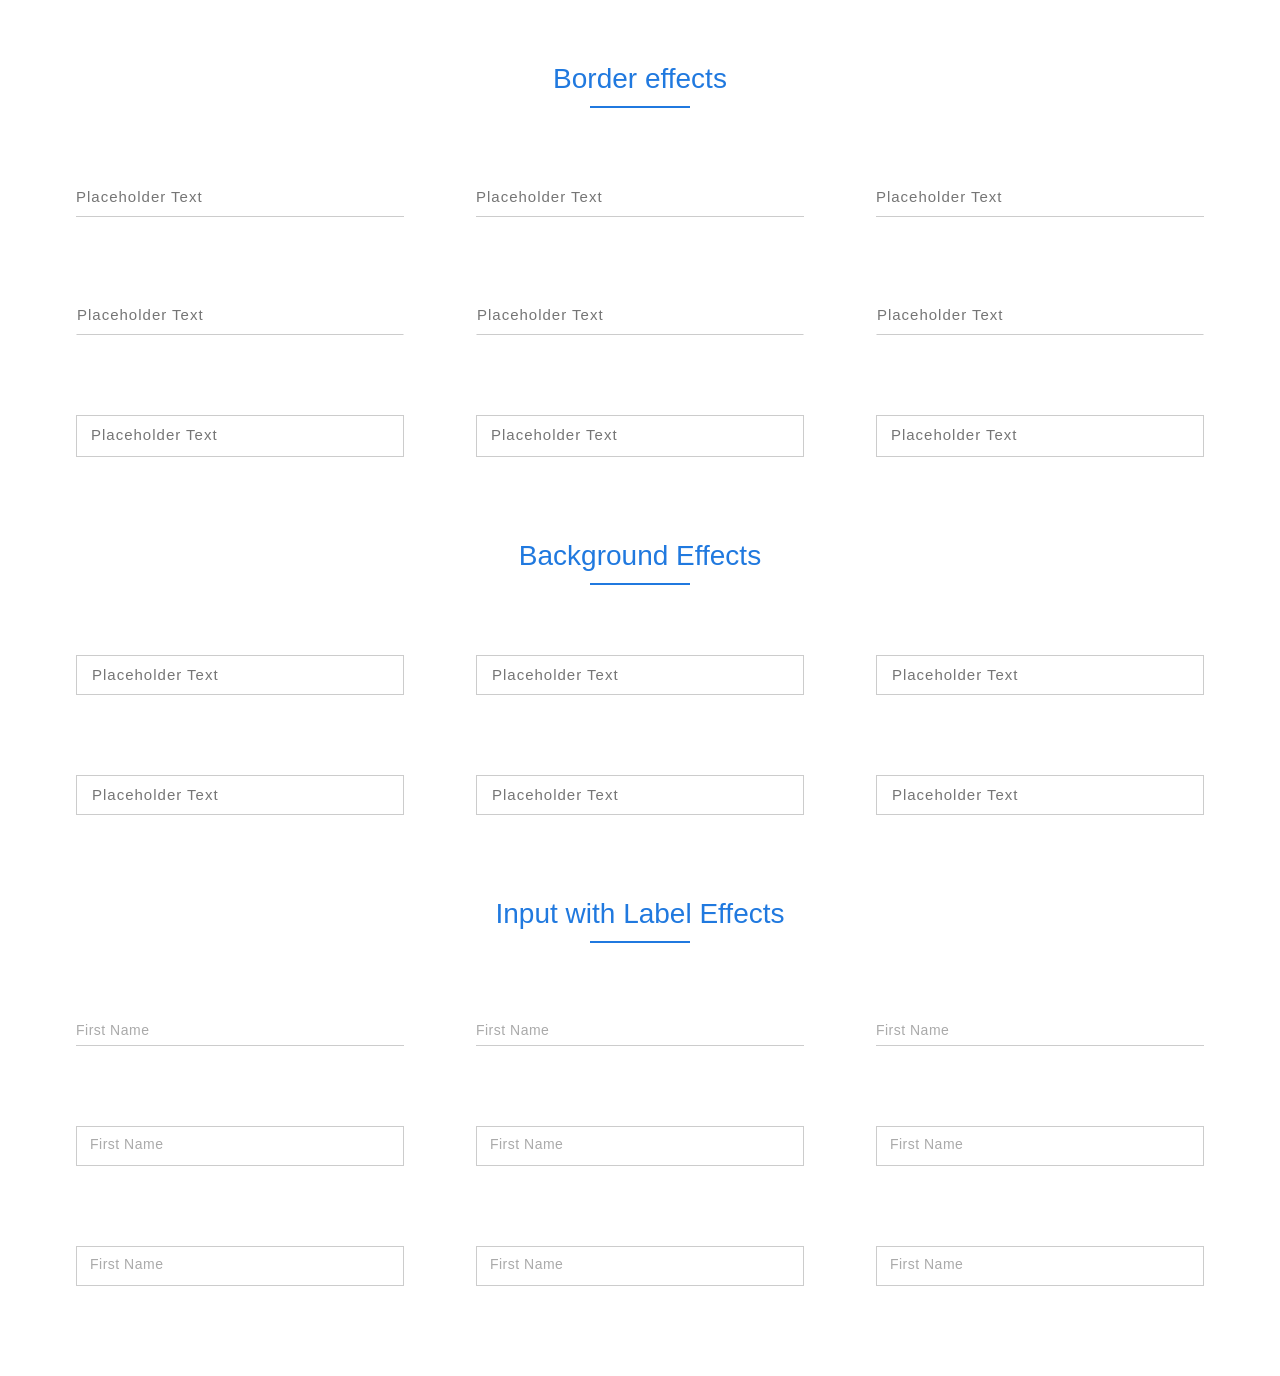
<file: test.htm>
<html>

<head>
    <title>temporary</title>
    <link rel="stylesheet" href="test.css">
</head>

<body>
    <div class="row">
        <div class="container">
            <h2>Border effects</h2>
            <div class="col-3">
                <input class="effect-1" type="text" placeholder="Placeholder Text">
                <span class="focus-border"></span>
            </div>
            <div class="col-3">
                <input class="effect-2" type="text" placeholder="Placeholder Text">
                <span class="focus-border"></span>
            </div>
            <div class="col-3">
                <input class="effect-3" type="text" placeholder="Placeholder Text">
                <span class="focus-border"></span>
            </div>

            <div class="col-3">
                <input class="effect-4" type="text" placeholder="Placeholder Text">
                <span class="focus-border"></span>
            </div>
            <div class="col-3">
                <input class="effect-5" type="text" placeholder="Placeholder Text">
                <span class="focus-border"></span>
            </div>
            <div class="col-3">
                <input class="effect-6" type="text" placeholder="Placeholder Text">
                <span class="focus-border"></span>
            </div>

            <div class="col-3">
                <input class="effect-7" type="text" placeholder="Placeholder Text">
                <span class="focus-border">
                    <i></i>
                </span>
            </div>
            <div class="col-3">
                <input class="effect-8" type="text" placeholder="Placeholder Text">
                <span class="focus-border">
                    <i></i>
                </span>
            </div>
            <div class="col-3">
                <input class="effect-9" type="text" placeholder="Placeholder Text">
                <span class="focus-border">
                    <i></i>
                </span>
            </div>

            <h2>Background Effects</h2>
            <div class="col-3">
                <input class="effect-10" type="text" placeholder="Placeholder Text">
                <span class="focus-bg"></span>
            </div>
            <div class="col-3">
                <input class="effect-11" type="text" placeholder="Placeholder Text">
                <span class="focus-bg"></span>
            </div>
            <div class="col-3">
                <input class="effect-12" type="text" placeholder="Placeholder Text">
                <span class="focus-bg"></span>
            </div>
            <div class="col-3">
                <input class="effect-13" type="text" placeholder="Placeholder Text">
                <span class="focus-bg"></span>
            </div>
            <div class="col-3">
                <input class="effect-14" type="text" placeholder="Placeholder Text">
                <span class="focus-bg"></span>
            </div>
            <div class="col-3">
                <input class="effect-15" type="text" placeholder="Placeholder Text">
                <span class="focus-bg"></span>
            </div>

            <h2>Input with Label Effects</h2>
            <div class="col-3 input-effect">
                <input class="effect-16" type="text" placeholder="">
                <label>First Name</label>
                <span class="focus-border"></span>
            </div>
            <div class="col-3 input-effect">
                <input class="effect-17" type="text" placeholder="">
                <label>First Name</label>
                <span class="focus-border"></span>
            </div>
            <div class="col-3 input-effect">
                <input class="effect-18" type="text" placeholder="">
                <label>First Name</label>
                <span class="focus-border"></span>
            </div>

            <div class="col-3 input-effect">
                <input class="effect-19" type="text" placeholder="">
                <label>First Name</label>
                <span class="focus-border">
                    <i></i>
                </span>
            </div>
            <div class="col-3 input-effect">
                <input class="effect-20" type="text" placeholder="">
                <label>First Name</label>
                <span class="focus-border">
                    <i></i>
                </span>
            </div>
            <div class="col-3 input-effect">
                <input class="effect-21" type="text" placeholder="">
                <label>First Name</label>
                <span class="focus-border">
                    <i></i>
                </span>
            </div>

            <div class="col-3 input-effect">
                <input class="effect-22" type="text" placeholder="">
                <label>First Name</label>
                <span class="focus-bg"></span>
            </div>
            <div class="col-3 input-effect">
                <input class="effect-23" type="text" placeholder="">
                <label>First Name</label>
                <span class="focus-bg"></span>
            </div>
            <div class="col-3 input-effect">
                <input class="effect-24" type="text" placeholder="">
                <label>First Name</label>
                <span class="focus-bg"></span>
            </div>
        </div>
    </div>
</body>

</html>
</file>
<file: test.css>
/*= Reset CSS 
============= */
html,
body {
  border: 0;
  margin: 0;
  padding: 0;
}
body {
  font: 14px "Lato", Arial, sans-serif;
  min-width: 100%;
  min-height: 100%;
  color: #666;
}
.container {
  margin: 0 auto;
  max-width: 1200px;
}
* {
  margin: 0;
  padding: 0;
  box-sizing: border-box;
}
.row {
  float: left;
  width: 100%;
  padding: 20px 0 50px;
}
h2 {
  text-align: center;
  color: #2079df;
  font-size: 28px;
  float: left;
  width: 100%;
  margin: 30px 0;
  position: relative;
  line-height: 58px;
  font-weight: 400;
}
h2:before {
  content: "";
  position: absolute;
  left: 50%;
  bottom: 0;
  width: 100px;
  height: 2px;
  background-color: #2079df;
  margin-left: -50px;
}
/*= Reset CSS End
================= */

/*= input focus effects css
=========================== */
:focus {
  outline: none;
}

.col-3 {
  float: left;
  width: 27.33%;
  margin: 40px 3%;
  position: relative;
} /* necessary to give position: relative to parent. */
input[type="text"] {
  font: 15px/24px "Lato", Arial, sans-serif;
  color: #333;
  width: 100%;
  box-sizing: border-box;
  letter-spacing: 1px;
}

.effect-1,
.effect-2,
.effect-3 {
  border: 0;
  padding: 7px 0;
  border-bottom: 1px solid #ccc;
}

.effect-1 ~ .focus-border {
  position: absolute;
  bottom: 0;
  left: 0;
  width: 0;
  height: 2px;
  background-color: #3399ff;
  transition: 0.4s;
}
.effect-1:focus ~ .focus-border {
  width: 100%;
  transition: 0.4s;
}

.effect-2 ~ .focus-border {
  position: absolute;
  bottom: 0;
  left: 50%;
  width: 0;
  height: 2px;
  background-color: #3399ff;
  transition: 0.4s;
}
.effect-2:focus ~ .focus-border {
  width: 100%;
  transition: 0.4s;
  left: 0;
}

.effect-3 ~ .focus-border {
  position: absolute;
  bottom: 0;
  left: 0;
  width: 100%;
  height: 2px;
  z-index: 99;
}
.effect-3 ~ .focus-border:before,
.effect-3 ~ .focus-border:after {
  content: "";
  position: absolute;
  bottom: 0;
  left: 0;
  width: 0;
  height: 100%;
  background-color: #3399ff;
  transition: 0.4s;
}
.effect-3 ~ .focus-border:after {
  left: auto;
  right: 0;
}
.effect-3:focus ~ .focus-border:before,
.effect-3:focus ~ .focus-border:after {
  width: 50%;
  transition: 0.4s;
}

.effect-4,
.effect-5,
.effect-6 {
  border: 0;
  padding: 5px 0 7px;
  border: 1px solid transparent;
  border-bottom-color: #ccc;
  transition: 0.4s;
}

.effect-4:focus,
.effect-5:focus,
.effect-6:focus {
  padding: 5px 14px 7px;
  transition: 0.4s;
}

.effect-4 ~ .focus-border {
  position: absolute;
  height: 0;
  bottom: 0;
  left: 0;
  width: 100%;
  transition: 0.4s;
  z-index: -1;
}
.effect-4:focus ~ .focus-border {
  transition: 0.4s;
  height: 36px;
  border: 2px solid #3399ff;
  z-index: 1;
}

.effect-5 ~ .focus-border {
  position: absolute;
  height: 36px;
  bottom: 0;
  left: 0;
  width: 0;
  transition: 0.4s;
}
.effect-5:focus ~ .focus-border {
  width: 100%;
  transition: 0.4s;
  border: 2px solid #3399ff;
}

.effect-6 ~ .focus-border {
  position: absolute;
  height: 36px;
  bottom: 0;
  right: 0;
  width: 0;
  transition: 0.4s;
}
.effect-6:focus ~ .focus-border {
  width: 100%;
  transition: 0.4s;
  border: 2px solid #3399ff;
}

.effect-7,
.effect-8,
.effect-9 {
  border: 1px solid #ccc;
  padding: 7px 14px 9px;
  transition: 0.4s;
}

.effect-7 ~ .focus-border:before,
.effect-7 ~ .focus-border:after {
  content: "";
  position: absolute;
  top: 0;
  left: 50%;
  width: 0;
  height: 2px;
  background-color: #3399ff;
  transition: 0.4s;
}
.effect-7 ~ .focus-border:after {
  top: auto;
  bottom: 0;
}
.effect-7 ~ .focus-border i:before,
.effect-7 ~ .focus-border i:after {
  content: "";
  position: absolute;
  top: 50%;
  left: 0;
  width: 2px;
  height: 0;
  background-color: #3399ff;
  transition: 0.6s;
}
.effect-7 ~ .focus-border i:after {
  left: auto;
  right: 0;
}
.effect-7:focus ~ .focus-border:before,
.effect-7:focus ~ .focus-border:after {
  left: 0;
  width: 100%;
  transition: 0.4s;
}
.effect-7:focus ~ .focus-border i:before,
.effect-7:focus ~ .focus-border i:after {
  top: 0;
  height: 100%;
  transition: 0.6s;
}

.effect-8 ~ .focus-border:before,
.effect-8 ~ .focus-border:after {
  content: "";
  position: absolute;
  top: 0;
  left: 0;
  width: 0;
  height: 2px;
  background-color: #3399ff;
  transition: 0.3s;
}
.effect-8 ~ .focus-border:after {
  top: auto;
  bottom: 0;
  left: auto;
  right: 0;
}
.effect-8 ~ .focus-border i:before,
.effect-8 ~ .focus-border i:after {
  content: "";
  position: absolute;
  top: 0;
  left: 0;
  width: 2px;
  height: 0;
  background-color: #3399ff;
  transition: 0.4s;
}
.effect-8 ~ .focus-border i:after {
  left: auto;
  right: 0;
  top: auto;
  bottom: 0;
}
.effect-8:focus ~ .focus-border:before,
.effect-8:focus ~ .focus-border:after {
  width: 100%;
  transition: 0.3s;
}
.effect-8:focus ~ .focus-border i:before,
.effect-8:focus ~ .focus-border i:after {
  height: 100%;
  transition: 0.4s;
}

.effect-9 ~ .focus-border:before,
.effect-9 ~ .focus-border:after {
  content: "";
  position: absolute;
  top: 0;
  right: 0;
  width: 0;
  height: 2px;
  background-color: #3399ff;
  transition: 0.2s;
  transition-delay: 0.2s;
}
.effect-9 ~ .focus-border:after {
  top: auto;
  bottom: 0;
  right: auto;
  left: 0;
  transition-delay: 0.6s;
}
.effect-9 ~ .focus-border i:before,
.effect-9 ~ .focus-border i:after {
  content: "";
  position: absolute;
  top: 0;
  left: 0;
  width: 2px;
  height: 0;
  background-color: #3399ff;
  transition: 0.2s;
}
.effect-9 ~ .focus-border i:after {
  left: auto;
  right: 0;
  top: auto;
  bottom: 0;
  transition-delay: 0.4s;
}
.effect-9:focus ~ .focus-border:before,
.effect-9:focus ~ .focus-border:after {
  width: 100%;
  transition: 0.2s;
  transition-delay: 0.6s;
}
.effect-9:focus ~ .focus-border:after {
  transition-delay: 0.2s;
}
.effect-9:focus ~ .focus-border i:before,
.effect-9:focus ~ .focus-border i:after {
  height: 100%;
  transition: 0.2s;
}
.effect-9:focus ~ .focus-border i:after {
  transition-delay: 0.4s;
}

.effect-10,
.effect-11,
.effect-12,
.effect-13,
.effect-14,
.effect-15 {
  border: 0;
  padding: 7px 15px;
  border: 1px solid #ccc;
  position: relative;
  background: transparent;
}

.effect-10 ~ .focus-bg {
  position: absolute;
  left: 0;
  top: 0;
  width: 100%;
  height: 100%;
  background-color: #ededed;
  opacity: 0;
  transition: 0.5s;
  z-index: -1;
}
.effect-10:focus ~ .focus-bg {
  transition: 0.5s;
  opacity: 1;
}

.effect-11 ~ .focus-bg {
  position: absolute;
  left: 0;
  top: 0;
  width: 0;
  height: 100%;
  background-color: #ededed;
  transition: 0.3s;
  z-index: -1;
}
.effect-11:focus ~ .focus-bg {
  transition: 0.3s;
  width: 100%;
}

.effect-12 ~ .focus-bg {
  position: absolute;
  left: 50%;
  top: 0;
  width: 0;
  height: 100%;
  background-color: #ededed;
  transition: 0.3s;
  z-index: -1;
}
.effect-12:focus ~ .focus-bg {
  transition: 0.3s;
  width: 100%;
  left: 0;
}

.effect-13 ~ .focus-bg:before,
.effect-13 ~ .focus-bg:after {
  content: "";
  position: absolute;
  left: 0;
  top: 0;
  width: 0;
  height: 100%;
  background-color: #ededed;
  transition: 0.3s;
  z-index: -1;
}
.effect-13:focus ~ .focus-bg:before {
  transition: 0.3s;
  width: 50%;
}
.effect-13 ~ .focus-bg:after {
  left: auto;
  right: 0;
}
.effect-13:focus ~ .focus-bg:after {
  transition: 0.3s;
  width: 50%;
}

.effect-14 ~ .focus-bg:before,
.effect-14 ~ .focus-bg:after {
  content: "";
  position: absolute;
  left: 0;
  top: 0;
  width: 0;
  height: 0;
  background-color: #ededed;
  transition: 0.3s;
  z-index: -1;
}
.effect-14:focus ~ .focus-bg:before {
  transition: 0.3s;
  width: 50%;
  height: 100%;
}
.effect-14 ~ .focus-bg:after {
  left: auto;
  right: 0;
  top: auto;
  bottom: 0;
}
.effect-14:focus ~ .focus-bg:after {
  transition: 0.3s;
  width: 50%;
  height: 100%;
}

.effect-15 ~ .focus-bg:before,
.effect-15 ~ .focus-bg:after {
  content: "";
  position: absolute;
  left: 50%;
  top: 50%;
  width: 0;
  height: 0;
  background-color: #ededed;
  transition: 0.3s;
  z-index: -1;
}
.effect-15:focus ~ .focus-bg:before {
  transition: 0.3s;
  width: 50%;
  left: 0;
  top: 0;
  height: 100%;
}
.effect-15 ~ .focus-bg:after {
  left: auto;
  right: 50%;
  top: auto;
  bottom: 50%;
}
.effect-15:focus ~ .focus-bg:after {
  transition: 0.3s;
  width: 50%;
  height: 100%;
  bottom: 0;
  right: 0;
}

.effect-16,
.effect-17,
.effect-18 {
  border: 0;
  padding: 4px 0;
  border-bottom: 1px solid #ccc;
  background-color: transparent;
}

.effect-16 ~ .focus-border {
  position: absolute;
  bottom: 0;
  left: 0;
  width: 0;
  height: 2px;
  background-color: #3399ff;
  transition: 0.4s;
}
.effect-16:focus ~ .focus-border,
.has-content.effect-16 ~ .focus-border {
  width: 100%;
  transition: 0.4s;
}
.effect-16 + label {
  position: absolute;
  left: 0;
  width: 100%;
  top: 9px;
  color: #aaa;
  transition: 0.3s;
  z-index: -1;
  letter-spacing: 0.5px;
}
.effect-16:focus ~ label,
.has-content.effect-16 ~ label {
  top: -16px;
  font-size: 12px;
  color: #3399ff;
  transition: 0.3s;
}

.effect-17 ~ .focus-border {
  position: absolute;
  bottom: 0;
  left: 50%;
  width: 0;
  height: 2px;
  background-color: #3399ff;
  transition: 0.4s;
}
.effect-17:focus ~ .focus-border,
.has-content.effect-17 ~ .focus-border {
  width: 100%;
  transition: 0.4s;
  left: 0;
}
.effect-17 ~ label {
  position: absolute;
  left: 0;
  width: 100%;
  top: 9px;
  color: #aaa;
  transition: 0.3s;
  z-index: -1;
  letter-spacing: 0.5px;
}
.effect-17:focus ~ label,
.has-content.effect-17 ~ label {
  top: -16px;
  font-size: 12px;
  color: #3399ff;
  transition: 0.3s;
}

.effect-18 ~ .focus-border {
  position: absolute;
  bottom: 0;
  left: 0;
  width: 100%;
  height: 2px;
  z-index: 99;
}
.effect-18 ~ .focus-border:before,
.effect-18 ~ .focus-border:after {
  content: "";
  position: absolute;
  bottom: 0;
  left: 0;
  width: 0;
  height: 100%;
  background-color: #3399ff;
  transition: 0.4s;
}
.effect-18 ~ .focus-border:after {
  left: auto;
  right: 0;
}
.effect-18:focus ~ .focus-border:before,
.effect-18:focus ~ .focus-border:after,
.has-content.effect-18 ~ .focus-border:before,
.has-content.effect-18 ~ .focus-border:after {
  width: 50%;
  transition: 0.4s;
}
.effect-18 ~ label {
  position: absolute;
  left: 0;
  width: 100%;
  top: 9px;
  color: #aaa;
  transition: 0.3s;
  z-index: -1;
  letter-spacing: 0.5px;
}
.effect-18:focus ~ label,
.has-content.effect-18 ~ label {
  top: -16px;
  font-size: 12px;
  color: #3399ff;
  transition: 0.3s;
}

.effect-19,
.effect-20,
.effect-21 {
  border: 1px solid #ccc;
  padding: 7px 14px;
  transition: 0.4s;
  background: transparent;
}

.effect-19 ~ .focus-border:before,
.effect-19 ~ .focus-border:after {
  content: "";
  position: absolute;
  top: -1px;
  left: 50%;
  width: 0;
  height: 2px;
  background-color: #3399ff;
  transition: 0.4s;
}
.effect-19 ~ .focus-border:after {
  top: auto;
  bottom: 0;
}
.effect-19 ~ .focus-border i:before,
.effect-19 ~ .focus-border i:after {
  content: "";
  position: absolute;
  top: 50%;
  left: 0;
  width: 2px;
  height: 0;
  background-color: #3399ff;
  transition: 0.6s;
}
.effect-19 ~ .focus-border i:after {
  left: auto;
  right: 0;
}
.effect-19:focus ~ .focus-border:before,
.effect-19:focus ~ .focus-border:after,
.has-content.effect-19 ~ .focus-border:before,
.has-content.effect-19 ~ .focus-border:after {
  left: 0;
  width: 100%;
  transition: 0.4s;
}
.effect-19:focus ~ .focus-border i:before,
.effect-19:focus ~ .focus-border i:after,
.has-content.effect-19 ~ .focus-border i:before,
.has-content.effect-19 ~ .focus-border i:after {
  top: -1px;
  height: 100%;
  transition: 0.6s;
}
.effect-19 ~ label {
  position: absolute;
  left: 14px;
  width: 100%;
  top: 10px;
  color: #aaa;
  transition: 0.3s;
  z-index: -1;
  letter-spacing: 0.5px;
}
.effect-19:focus ~ label,
.has-content.effect-19 ~ label {
  top: -18px;
  left: 0;
  font-size: 12px;
  color: #3399ff;
  transition: 0.3s;
}

.effect-20 ~ .focus-border:before,
.effect-20 ~ .focus-border:after {
  content: "";
  position: absolute;
  top: 0;
  left: 0;
  width: 0;
  height: 2px;
  background-color: #3399ff;
  transition: 0.3s;
}
.effect-20 ~ .focus-border:after {
  top: auto;
  bottom: 0;
  left: auto;
  right: 0;
}
.effect-20 ~ .focus-border i:before,
.effect-20 ~ .focus-border i:after {
  content: "";
  position: absolute;
  top: 0;
  left: 0;
  width: 2px;
  height: 0;
  background-color: #3399ff;
  transition: 0.4s;
}
.effect-20 ~ .focus-border i:after {
  left: auto;
  right: 0;
  top: auto;
  bottom: 0;
}
.effect-20:focus ~ .focus-border:before,
.effect-20:focus ~ .focus-border:after,
.has-content.effect-20 ~ .focus-border:before,
.has-content.effect-20 ~ .focus-border:after {
  width: 100%;
  transition: 0.3s;
}
.effect-20:focus ~ .focus-border i:before,
.effect-20:focus ~ .focus-border i:after,
.has-content.effect-20 ~ .focus-border i:before,
.has-content.effect-20 ~ .focus-border i:after {
  height: 100%;
  transition: 0.4s;
}
.effect-20 ~ label {
  position: absolute;
  left: 14px;
  width: 100%;
  top: 10px;
  color: #aaa;
  transition: 0.3s;
  z-index: -1;
  letter-spacing: 0.5px;
}
.effect-20:focus ~ label,
.has-content.effect-20 ~ label {
  top: -18px;
  left: 0;
  font-size: 12px;
  color: #3399ff;
  transition: 0.3s;
}

.effect-21 ~ .focus-border:before,
.effect-21 ~ .focus-border:after {
  content: "";
  position: absolute;
  top: 0;
  right: 0;
  width: 0;
  height: 2px;
  background-color: #3399ff;
  transition: 0.2s;
  transition-delay: 0.2s;
}
.effect-21 ~ .focus-border:after {
  top: auto;
  bottom: 0;
  right: auto;
  left: 0;
  transition-delay: 0.6s;
}
.effect-21 ~ .focus-border i:before,
.effect-21 ~ .focus-border i:after {
  content: "";
  position: absolute;
  top: 0;
  left: 0;
  width: 2px;
  height: 0;
  background-color: #3399ff;
  transition: 0.2s;
}
.effect-21 ~ .focus-border i:after {
  left: auto;
  right: 0;
  top: auto;
  bottom: 0;
  transition-delay: 0.4s;
}
.effect-21:focus ~ .focus-border:before,
.effect-21:focus ~ .focus-border:after,
.has-content.effect-21 ~ .focus-border:before,
.has-content.effect-21 ~ .focus-border:after {
  width: 100%;
  transition: 0.2s;
  transition-delay: 0.6s;
}
.effect-21:focus ~ .focus-border:after,
.has-content.effect-21 ~ .focus-border:after {
  transition-delay: 0.2s;
}
.effect-21:focus ~ .focus-border i:before,
.effect-21:focus ~ .focus-border i:after,
.has-content.effect-21 ~ .focus-border i:before,
.has-content.effect-21 ~ .focus-border i:after {
  height: 100%;
  transition: 0.2s;
}
.effect-21:focus ~ .focus-border i:after,
.has-conten.effect-21 ~ .focus-border i:after {
  transition-delay: 0.4s;
}
.effect-21 ~ label {
  position: absolute;
  left: 14px;
  width: 100%;
  top: 10px;
  color: #aaa;
  transition: 0.3s;
  z-index: -1;
  letter-spacing: 0.5px;
}
.effect-21:focus ~ label,
.has-content.effect-21 ~ label {
  top: -18px;
  left: 0;
  font-size: 12px;
  color: #3399ff;
  transition: 0.3s;
}

.effect-22,
.effect-23,
.effect-24 {
  border: 0;
  padding: 7px 15px;
  border: 1px solid #ccc;
  position: relative;
  background: transparent;
}

.effect-22 ~ .focus-bg {
  position: absolute;
  left: 0;
  top: 0;
  width: 0;
  height: 100%;
  background-color: transparent;
  transition: 0.4s;
  z-index: -1;
}
.effect-22:focus ~ .focus-bg,
.has-content.effect-22 ~ .focus-bg {
  transition: 0.4s;
  width: 100%;
  background-color: #ededed;
}
.effect-22 ~ label {
  position: absolute;
  left: 14px;
  width: 100%;
  top: 10px;
  color: #aaa;
  transition: 0.3s;
  z-index: -1;
  letter-spacing: 0.5px;
}
.effect-22:focus ~ label,
.has-content.effect-22 ~ label {
  top: -18px;
  left: 0;
  font-size: 12px;
  color: #333;
  transition: 0.3s;
}

.effect-23 ~ .focus-bg:before,
.effect-23 ~ .focus-bg:after {
  content: "";
  position: absolute;
  left: 0;
  top: 0;
  width: 0;
  height: 0;
  background-color: #ededed;
  transition: 0.3s;
  z-index: -1;
}
.effect-23:focus ~ .focus-bg:before,
.has-content.effect-23 ~ .focus-bg:before {
  transition: 0.3s;
  width: 50%;
  height: 100%;
}
.effect-23 ~ .focus-bg:after {
  left: auto;
  right: 0;
  top: auto;
  bottom: 0;
}
.effect-23:focus ~ .focus-bg:after,
.has-content.effect-23 ~ .focus-bg:after {
  transition: 0.3s;
  width: 50%;
  height: 100%;
}
.effect-23 ~ label {
  position: absolute;
  left: 14px;
  width: 100%;
  top: 10px;
  color: #aaa;
  transition: 0.3s;
  z-index: -1;
  letter-spacing: 0.5px;
}
.effect-23:focus ~ label,
.has-content.effect-23 ~ label {
  top: -18px;
  left: 0;
  font-size: 12px;
  color: #333;
  transition: 0.3s;
}

.effect-24 ~ .focus-bg:before,
.effect-24 ~ .focus-bg:after {
  content: "";
  position: absolute;
  left: 50%;
  top: 50%;
  width: 0;
  height: 0;
  background-color: #ededed;
  transition: 0.3s;
  z-index: -1;
}
.effect-24:focus ~ .focus-bg:before,
.has-content.effect-24 ~ .focus-bg:before {
  transition: 0.3s;
  width: 50%;
  left: 0;
  top: 0;
  height: 100%;
}
.effect-24 ~ .focus-bg:after {
  left: auto;
  right: 50%;
  top: auto;
  bottom: 50%;
}
.effect-24:focus ~ .focus-bg:after,
.has-content.effect-24 ~ .focus-bg:after {
  transition: 0.3s;
  width: 50%;
  height: 100%;
  bottom: 0;
  right: 0;
}
.effect-24 ~ label {
  position: absolute;
  left: 14px;
  width: 100%;
  top: 10px;
  color: #aaa;
  transition: 0.3s;
  z-index: -1;
  letter-spacing: 0.5px;
}
.effect-24:focus ~ label,
.has-content.effect-24 ~ label {
  top: -18px;
  left: 0;
  font-size: 12px;
  color: #333;
  transition: 0.3s;
}
/*= input focus effects css End
=============================== */
</file>
